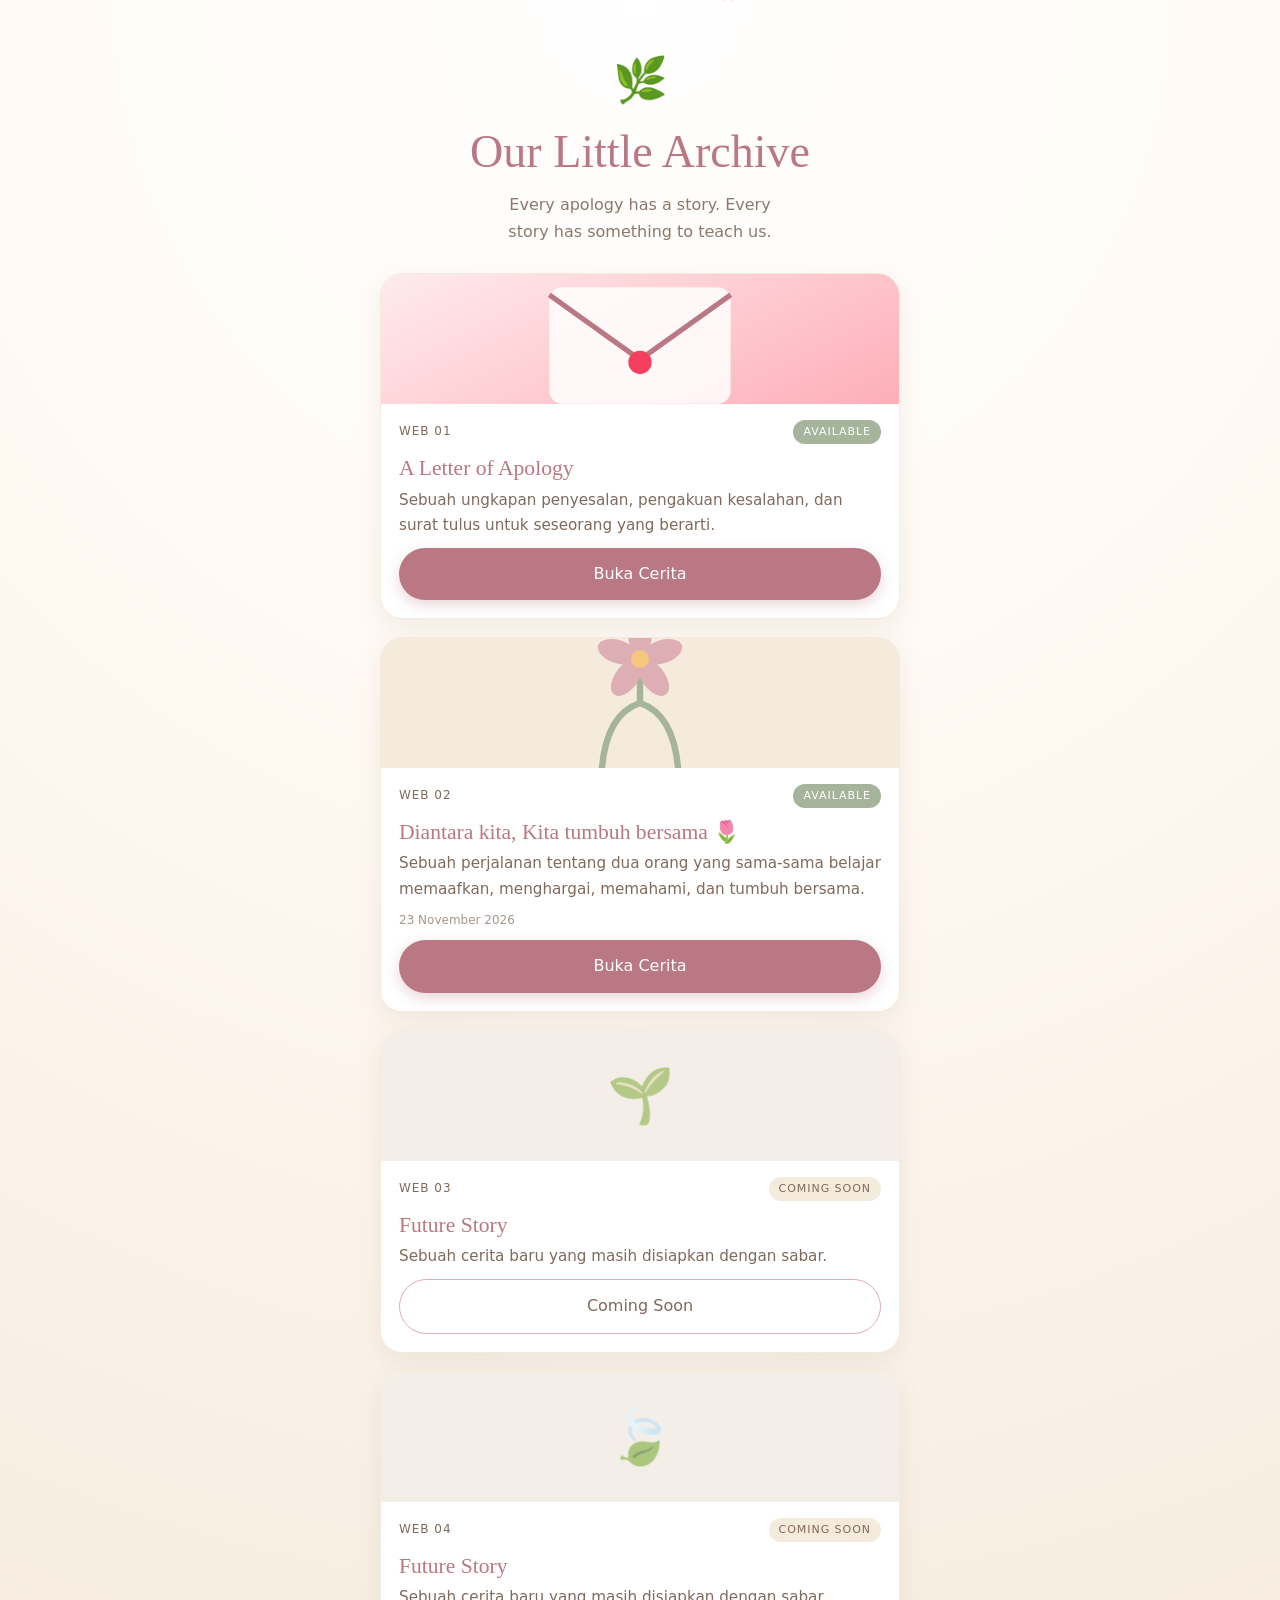
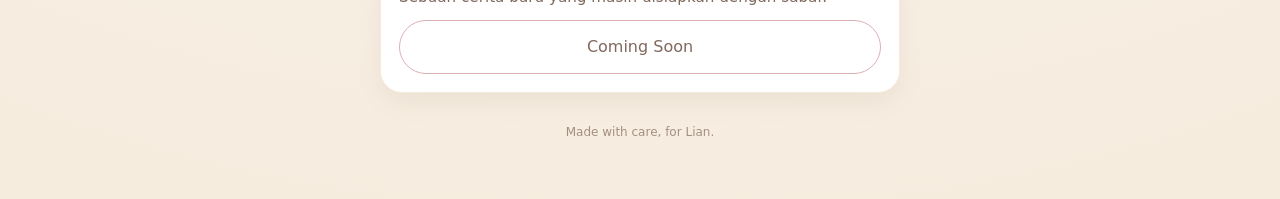
<file: index.html>
<!DOCTYPE html>
<html lang="id">
<head>
<meta charset="utf-8">
<meta name="viewport" content="width=device-width, initial-scale=1, viewport-fit=cover">
<title>Our Little Archive</title>
<link rel="icon" href="data:image/svg+xml,<svg xmlns=%22http://www.w3.org/2000/svg%22 viewBox=%220 0 100 100%22><text y=%22.9em%22 font-size=%2290%22>🌿</text></svg>">
<style>
:root{--iv:#FFF9F3;--cr:#F5EBDD;--pk:#DDAEB4;--rose:#B97883;--sage:#A6B49B;--br:#80695D}
*,*::before,*::after{box-sizing:border-box}
html,body{margin:0;overflow-x:hidden}
body{min-height:100svh;background:radial-gradient(circle at 50% 0,#fff,var(--iv) 40%,var(--cr));color:var(--br);font:clamp(15px,4vw,16px)/1.65 system-ui,-apple-system,"Segoe UI",sans-serif;padding:env(safe-area-inset-top) 0 env(safe-area-inset-bottom)}
main{max-width:560px;margin:0 auto;padding:44px 20px 56px;position:relative;z-index:2}
header{text-align:center;margin-bottom:28px}
h1{font:400 clamp(32px,10vw,46px)/1.15 Georgia,serif;color:var(--rose);margin:.2em 0 .3em}
header p{margin:0 auto;max-width:30ch;opacity:.9}
.grid{display:grid;gap:18px}
.card{background:#fff;border:1px solid var(--cr);border-radius:22px;overflow:hidden;box-shadow:0 8px 24px rgba(128,105,93,.1);opacity:0;animation:up .8s ease forwards;display:flex;flex-direction:column}
@keyframes up{from{opacity:0;transform:translateY(16px)}to{opacity:1;transform:none}}
.th{height:130px;background:var(--cr) center/cover;display:flex;align-items:center;justify-content:center;font-size:54px}
.cb{padding:16px 18px 18px}
.top{display:flex;justify-content:space-between;align-items:center;font-size:12px;letter-spacing:.08em;text-transform:uppercase}
.st{padding:3px 10px;border-radius:999px;font-size:11px;background:var(--sage);color:#fff}
.st.cs{background:var(--cr);color:var(--br)}
.card h2{font:400 1.35em/1.25 Georgia,serif;color:var(--rose);margin:.5em 0 .25em}
.card p{margin:0 0 .6em;font-size:.95em}
.dt{font-size:12px;opacity:.7}
.btn{display:block;width:100%;min-height:48px;margin-top:10px;padding:13px;border:0;border-radius:999px;background:var(--rose);color:#fff;font:inherit;text-align:center;text-decoration:none;cursor:pointer;box-shadow:0 5px 14px rgba(185,120,131,.3)}
.btn.soft{background:transparent;color:var(--br);border:1.5px solid var(--pk);box-shadow:none}
.card.cs .th{filter:grayscale(.4);opacity:.8}
dialog{border:0;border-radius:22px;padding:26px 22px;max-width:min(88vw,380px);text-align:center;background:var(--iv);color:var(--br);box-shadow:0 20px 50px rgba(128,105,93,.3)}
dialog::backdrop{background:rgba(128,105,93,.35);backdrop-filter:blur(3px)}
dialog h3{font:400 1.4em Georgia,serif;color:var(--rose);margin:.2em 0}
.pet{position:fixed;top:-30px;z-index:1;pointer-events:none;opacity:.7;animation:fall linear infinite}
@keyframes fall{to{transform:translate(var(--dx),110vh) rotate(480deg)}}
footer{text-align:center;margin-top:30px;font-size:12px;opacity:.7}
@media (prefers-reduced-motion:reduce){*{animation-duration:.01ms!important;animation-delay:0s!important}}
</style>
</head>
<body>
<main>
 <header>
  <div style="font-size:44px">🌿</div>
  <h1>Our Little Archive</h1>
  <p>Every apology has a story. Every story has something to teach us.</p>
 </header>
 <div class="grid" id="grid"></div>
 <footer>Made with care, for Lian.</footer>
</main>
<dialog id="dlg">
 <div style="font-size:44px">🌱</div>
 <h3>Coming Soon</h3>
 <p id="dtx">Cerita ini masih tumbuh pelan-pelan. Beberapa hal memang layak ditunggu.</p>
 <button class="btn" id="dcl">Mengerti</button>
</dialog>
<script>
(async function(){
  var g=document.getElementById('grid'),dlg=document.getElementById('dlg');
  function fmt(d){if(!d)return'';var x=new Date(d+'T00:00:00');return isNaN(x)?'':x.toLocaleDateString('id-ID',{day:'numeric',month:'long',year:'numeric'})}
  function esc(s){var e=document.createElement('div');e.textContent=s==null?'':s;return e.innerHTML}
  var list=[];
  try{list=await (await fetch('data/websites.json')).json()}catch(e){g.innerHTML='<p style="text-align:center">Data arsip belum bisa dimuat. Jalankan lewat server (bukan file://).</p>';return}
  list.sort(function(a,b){return a.id>b.id?1:-1}).forEach(function(w,i){
    var ok=w.status==='available',c=document.createElement('article');
    c.className='card'+(ok?'':' cs');c.style.animationDelay=(i*.15)+'s';
    var th=w.thumbnail?'style="background-image:url(\''+esc(w.thumbnail)+'\')"':'';
    c.innerHTML='<div class="th" '+th+'>'+(w.thumbnail?'':esc(w.emoji||'🌱'))+'</div><div class="cb"><div class="top"><span>Web '+esc(w.id)+'</span><span class="st'+(ok?'':' cs')+'">'+(ok?'Available':'Coming Soon')+'</span></div><h2>'+esc(w.title)+'</h2><p>'+esc(w.description)+'</p>'+(fmt(w.date)?'<div class="dt">'+fmt(w.date)+'</div>':'')+(ok?'<a class="btn" href="'+esc(w.url)+'">Buka Cerita</a>':'<button class="btn soft" type="button">Coming Soon</button>')+'</div>';
    if(!ok)c.querySelector('button').onclick=function(){dlg.showModal()};
    g.appendChild(c);
  });
  document.getElementById('dcl').onclick=function(){dlg.close()};
  dlg.addEventListener('click',function(e){if(e.target===dlg)dlg.close()});
  for(var i=0;i<12;i++){var p=document.createElement('span');p.className='pet';p.textContent=['🌸','🌷','🍃'][i%3];p.style.left=Math.random()*100+'vw';p.style.fontSize=(13+Math.random()*10)+'px';p.style.setProperty('--dx',(Math.random()*100-50)+'px');p.style.animationDuration=(9+Math.random()*8)+'s';p.style.animationDelay=(-Math.random()*12)+'s';document.body.appendChild(p)}
})();
</script>
</body>
</html>
</file>
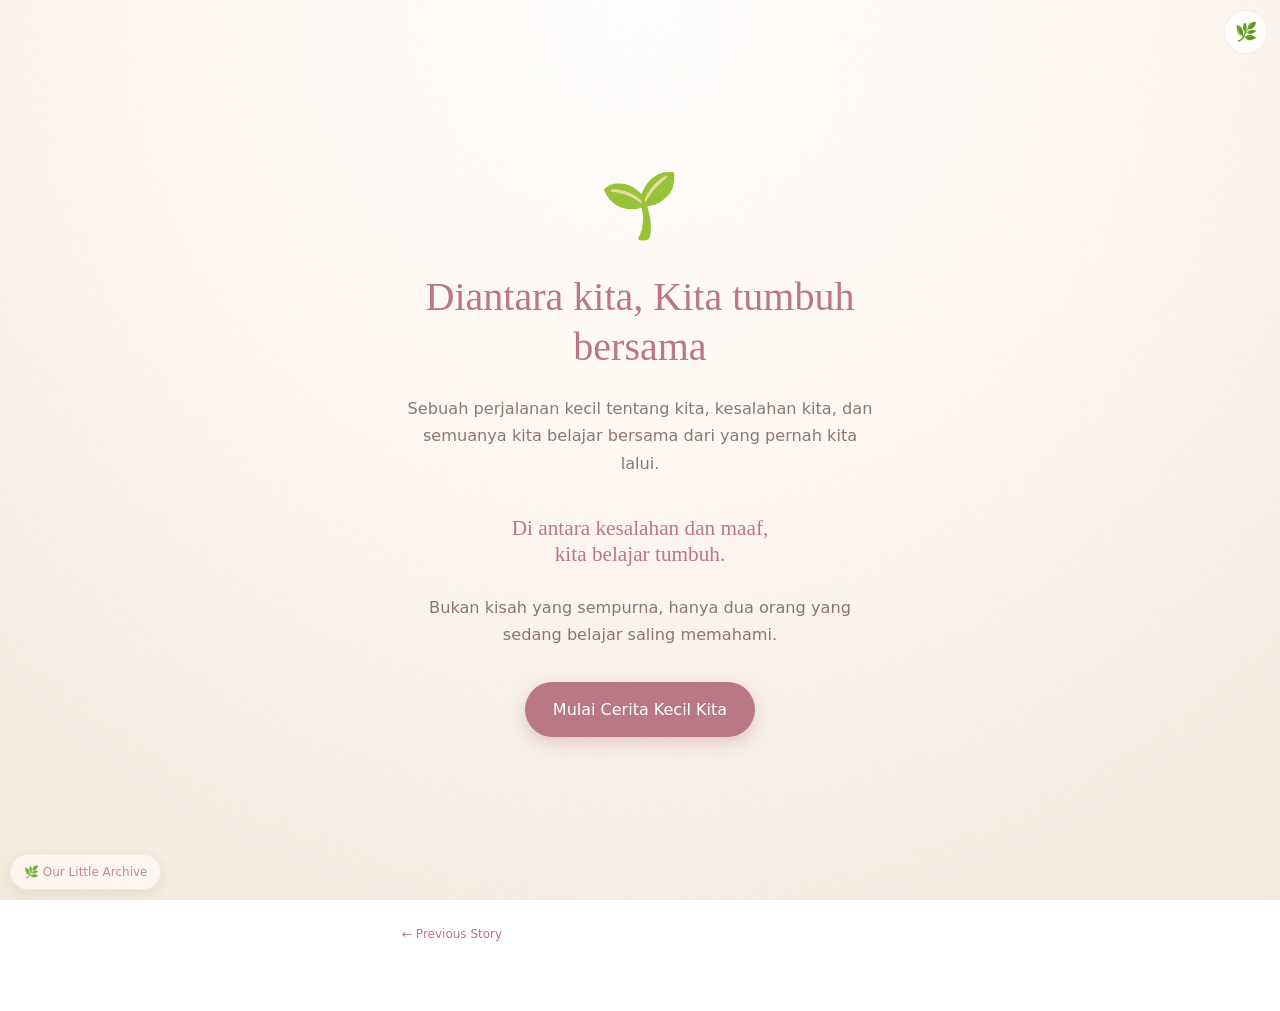
<file: maaf/02/index.html>
<!DOCTYPE html>
<html lang="id">
<head>
<meta charset="utf-8">
<meta name="viewport" content="width=device-width, initial-scale=1, viewport-fit=cover">
<title>Diantara kita, Kita tumbuh bersama</title>
<link rel="stylesheet" href="css/style.css">
</head>
<body>
<button id="mus" aria-label="Suara latar">🌿</button>
<audio id="bgm" src="assets/musik.mp3" loop preload="auto"></audio>
<main>

<section class="scr on" id="s0">
 <div style="font-size:64px">🌱</div>
 <h1>Diantara kita, Kita tumbuh bersama</h1>
 <p class="sub">Sebuah perjalanan kecil tentang kita, kesalahan kita, dan semuanya kita belajar bersama dari yang pernah kita lalui.</p>
 <p class="serif" style="font-size:1.25em;margin-top:26px">Di antara kesalahan dan maaf,<br>kita belajar tumbuh.</p>
 <p class="sub">Bukan kisah yang sempurna, hanya dua orang yang sedang belajar saling memahami.</p>
 <button class="btn" data-go="1">Mulai Cerita Kecil Kita</button>
</section>

<section class="scr" id="s1">
 <h2>Dua Orang, Banyak Perasaan</h2>
 <div id="nar" class="serif" style="color:var(--br);font-size:1.05em"></div>
 <button class="btn hide" data-go="2" id="b1">Lanjut</button>
</section>

<section class="scr" id="s2" style="justify-content:flex-start">
 <div class="top"><b class="serif" style="color:var(--rose)">Percakapan Kecil Kita</b><div class="sub" style="font-size:12px">Aku &amp; Lian</div></div>
 <div id="chat"></div>
 <button class="btn hide" data-go="3" id="b2">Lanjut</button>
</section>

<section class="scr" id="s3">
 <h2>Memaafkan Bukan Berarti Melupakan.</h2>
 <p>Memaafkan bukan berarti menganggap semua kesalahan tidak pernah terjadi.</p>
 <p>Memaafkan adalah ketika kita mau memahami bahwa setiap orang bisa melakukan kesalahan.</p>
 <p>Namun, kata maaf juga perlu disertai kesadaran.</p>
 <p>Kita tidak harus terus-menerus menghukum diri sendiri atas kesalahan yang pernah dilakukan.</p>
 <p>Kita juga tidak harus selalu mengalah demi menjaga sesuatu tetap baik-baik saja.</p>
 <p>Yang terpenting adalah bagaimana kita sama-sama mau memperbaiki diri.</p>
 <div class="cards">
  <button class="card"><b>Aku Minta Maaf</b>Tentang keberanian mengakui kesalahan.<div class="more">Mengakui kesalahan itu tidak mudah. Tapi dari situ, kita belajar bahwa menjadi kuat bukan berarti selalu benar.</div></button>
  <button class="card"><b>Aku Memaafkanmu</b>Tentang memberi ruang untuk memperbaiki diri.<div class="more">Memaafkan adalah memberi kesempatan, bukan melupakan. Kita percaya bahwa setiap orang bisa belajar menjadi lebih baik.</div></button>
 </div>
 <button class="btn" data-go="4">Lanjut</button>
</section>

<section class="scr" id="s4">
 <h2>Bukan Hanya Kamu. Bukan Hanya Aku. Kita Berdua.</h2>
 <div class="steps">
  <div class="step" style="animation-delay:.2s"><em>01</em><i>🌿</i><b class="serif">Memaafkan</b><q>Memaafkan tanpa menghitung skor.</q>Kita belajar memaafkan tanpa menghitung siapa yang lebih banyak meminta maaf.</div>
  <div class="step" style="animation-delay:.9s"><em>02</em><i>🌸</i><b class="serif">Menghargai</b><q>Menghargai bahkan hal-hal kecil.</q>Kita belajar menghargai waktu, perkataan, perhatian, dan usaha satu sama lain.</div>
  <div class="step" style="animation-delay:1.6s"><em>03</em><i>🍃</i><b class="serif">Memahami</b><q>Mendengarkan, bukan sekadar menjawab.</q>Kita belajar memahami perasaan orang lain, bukan hanya ingin dimengerti.</div>
  <div class="step" style="animation-delay:2.3s"><em>04</em><i>🌼</i><b class="serif">Sabar</b><q>Memberi ruang untuk menjadi lebih baik.</q>Kita memberikan ruang untuk bertumbuh tanpa menuntut kesempurnaan.</div>
 </div>
 <button class="btn" data-go="5">Lihat Bunganya Tumbuh</button>
</section>

<section class="scr" id="s5">
 <h2>Sesuatu Tumbuh di Antara Kita</h2>
 <svg id="fl" viewBox="0 0 200 230" aria-label="Dua benih tumbuh menjadi satu bunga">
  <path d="M10 170 Q100 160 190 170 L190 230 L10 230Z" fill="#F5EBDD"/>
  <path class="draw root" pathLength="200" d="M70 178 Q60 200 48 214 M70 178 Q76 200 82 218 M130 178 Q140 200 152 214 M130 178 Q124 200 118 218" stroke-width="2"/>
  <path class="draw stem" pathLength="200" d="M70 172 Q70 110 100 98"/>
  <path class="draw stem stem2" pathLength="200" d="M130 172 Q130 110 100 98"/>
  <path class="draw stem" pathLength="200" d="M100 98 L100 70"/>
  <ellipse class="lf" cx="62" cy="130" rx="14" ry="7" transform="rotate(-35 62 130)"/>
  <ellipse class="lf" cx="138" cy="130" rx="14" ry="7" transform="rotate(35 138 130)"/>
  <ellipse class="sd" cx="70" cy="174" rx="6" ry="4"/><ellipse class="sd" cx="130" cy="174" rx="6" ry="4" style="fill:#B97883"/>
  <g class="bl"><g transform="translate(100 62)">
   <ellipse class="pt" cx="0" cy="-20" rx="9" ry="16"/>
   <ellipse class="pt" cx="0" cy="-20" rx="9" ry="16" transform="rotate(60)"/><ellipse class="pt" cx="0" cy="-20" rx="9" ry="16" transform="rotate(120)"/>
   <ellipse class="pt" cx="0" cy="-20" rx="9" ry="16" transform="rotate(180)"/><ellipse class="pt" cx="0" cy="-20" rx="9" ry="16" transform="rotate(240)"/>
   <ellipse class="pt" cx="0" cy="-20" rx="9" ry="16" transform="rotate(300)"/>
   <circle r="8" fill="#F5C77E"/></g></g>
 </svg>
 <p class="cap" id="cap">Setiap hal indah selalu bermula dari suatu tempat.</p>
 <button class="btn hide" data-go="6" id="b5">Lanjut</button>
</section>

<section class="scr" id="s6">
 <h2>Taman Kecil Kita</h2>
 <p class="sub">Ketuk setiap bunga.</p>
 <div class="gd">
  <button class="fw" data-m="Memaafkan — memaafkan tanpa menghitung, dan memberi ruang untuk memulai lagi."><span>🌷</span>Memaafkan</button>
  <button class="fw" data-m="Menghormati — menjaga perkataan, menghargai waktu dan usaha kecil satu sama lain."><span>🌸</span>Menghormati</button>
  <button class="fw" data-m="Memahami — mendengar bukan hanya untuk menjawab, tapi untuk mengerti."><span>🌼</span>Memahami</button>
  <button class="fw" data-m="Sabar — memberi ruang untuk bertumbuh tanpa menuntut kesempurnaan."><span>🌺</span>Sabar</button>
 </div>
 <p id="gm">Setiap bunga punya maknanya sendiri.</p>
 <button class="btn" data-go="7">Lanjut</button>
</section>

<section class="scr" id="s7">
 <button class="env" id="env" aria-label="Buka surat">💌</button>
 <p class="sub" id="envt">Ketuk untuk membuka surat</p>
 <div class="paper" id="ltr">
  <h2>To Lian,</h2>
  <p>Aku nggak tahu apakah selama ini kita sudah benar-benar memahami satu sama lain.</p>
  <p>Tapi aku tahu, kita sama-sama pernah melakukan kesalahan.</p>
  <p>Ada saatnya aku kecewa, ada saatnya kamu kecewa. Ada saatnya aku merasa kurang dimengerti, dan mungkin kamu juga pernah merasakan hal yang sama.</p>
  <p>Maaf untuk semua hal yang pernah aku lakukan, baik yang aku sadari maupun yang tanpa sengaja membuatmu kecewa.</p>
  <p>Terima kasih juga karena masih mau memaafkan, mengingatkan, dan memberikan kesempatan untuk belajar.</p>
  <p>Aku nggak ingin kamu merasa bahwa hanya kamu yang harus berubah. Aku juga punya banyak hal yang harus diperbaiki.</p>
  <p>Aku ingin kita sama-sama belajar menghargai waktu, menjaga perkataan, memahami perasaan, dan tidak menganggap usaha kecil satu sama lain sebagai sesuatu yang biasa saja.</p>
  <p>Aku nggak ingin kita sibuk menghitung siapa yang lebih banyak salah dan siapa yang lebih sering meminta maaf.</p>
  <p>Karena kita berdua manusia biasa yang masih belajar.</p>
  <p>Semoga setiap kesalahan bisa menjadi pelajaran, setiap maaf bisa menjadi awal yang lebih baik, dan setiap usaha kecil bisa membuat kita semakin memahami satu sama lain.</p>
  <p>Aku tidak meminta kita menjadi sempurna.</p>
  <p>Aku hanya berharap kita tidak berhenti belajar menjadi lebih baik.</p>
  <p><b>Ayo tumbuh bersama, pelan-pelan.</b></p>
  <p class="serif" style="color:var(--rose);text-align:right">Dengan penuh perhatian, dariku untukmu.</p>
 </div>
 <button class="btn hide" data-go="8" id="b7">Lanjut</button>
</section>

<section class="scr fin" id="s8">
 <div style="font-size:88px" id="bigf">🌷</div>
 <h1>Tidak sempurna.<br>Tidak selalu benar.<br>Tapi selalu belajar.</h1>
 <p class="serif" style="font-size:1.15em">Beberapa hal layak tumbuh perlahan.</p>
 <button class="btn" id="grow">Biarkan Tumbuh 🌷</button>
 <p class="serif hide" id="thx" style="font-size:1.3em;color:var(--rose);margin-top:26px">Terima kasih sudah menjadi bagian dari perjalanan kecil ini, Lian.</p>
</section>

</main>
<script src="js/script.js"></script>
<script src="../../assets/shared/nav.js"></script>
</body>
</html>
</file>
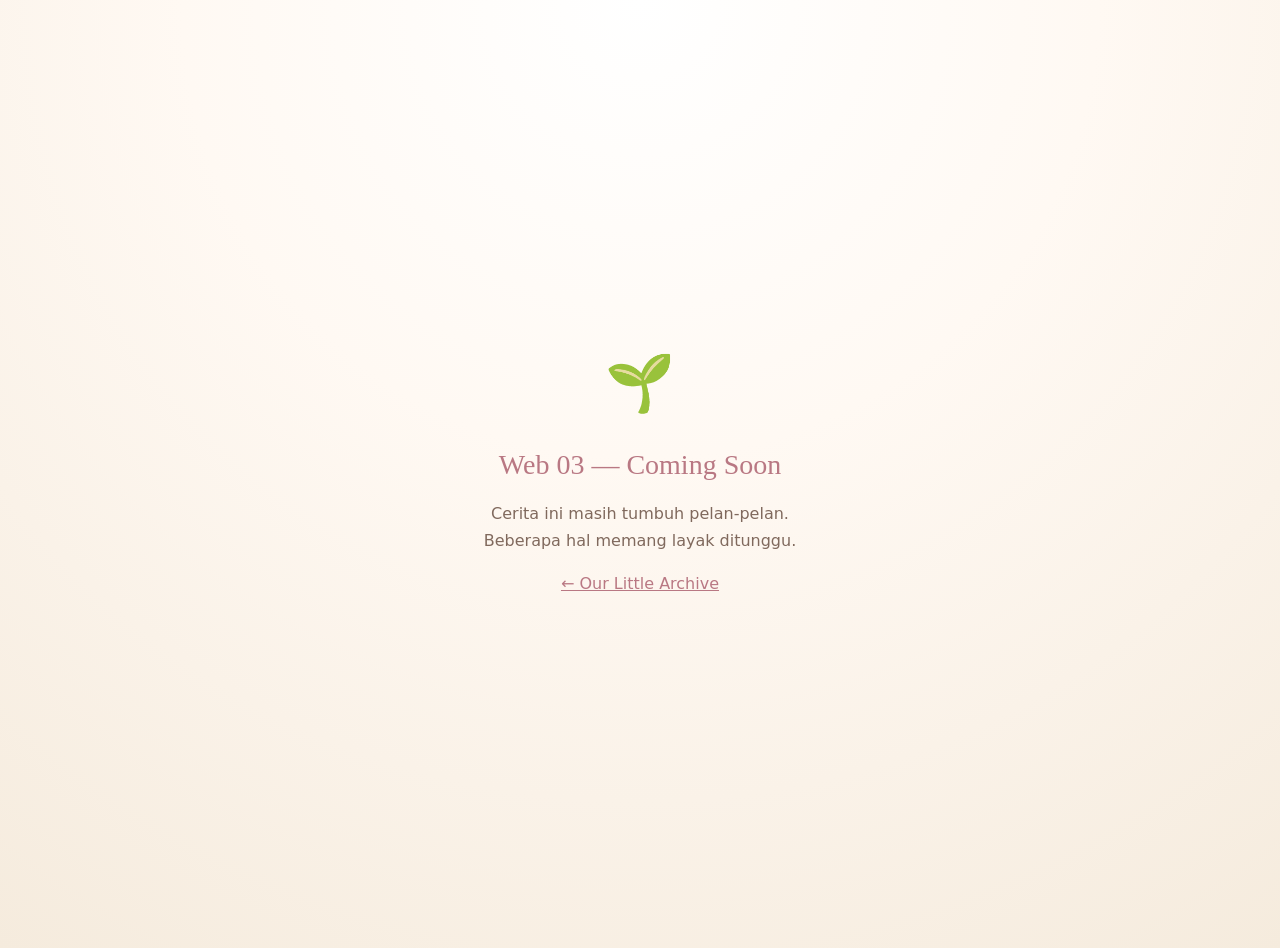
<file: maaf/03/index.html>
<!DOCTYPE html>
<html lang="id"><head><meta charset="utf-8"><meta name="viewport" content="width=device-width,initial-scale=1,viewport-fit=cover"><title>Web 03 — Coming Soon</title>
<style>html,body{margin:0;min-height:100svh}body{display:flex;align-items:center;justify-content:center;text-align:center;padding:24px;background:radial-gradient(circle at 50% 0,#fff,#FFF9F3 40%,#F5EBDD);color:#80695D;font:16px/1.7 system-ui,sans-serif}h1{font:400 28px Georgia,serif;color:#B97883}</style></head>
<body><div><div style="font-size:56px">🌱</div><h1>Web 03 — Coming Soon</h1><p>Cerita ini masih tumbuh pelan-pelan.<br>Beberapa hal memang layak ditunggu.</p><p><a href="/" style="color:#B97883">← Our Little Archive</a></p></div></body></html>
</file>
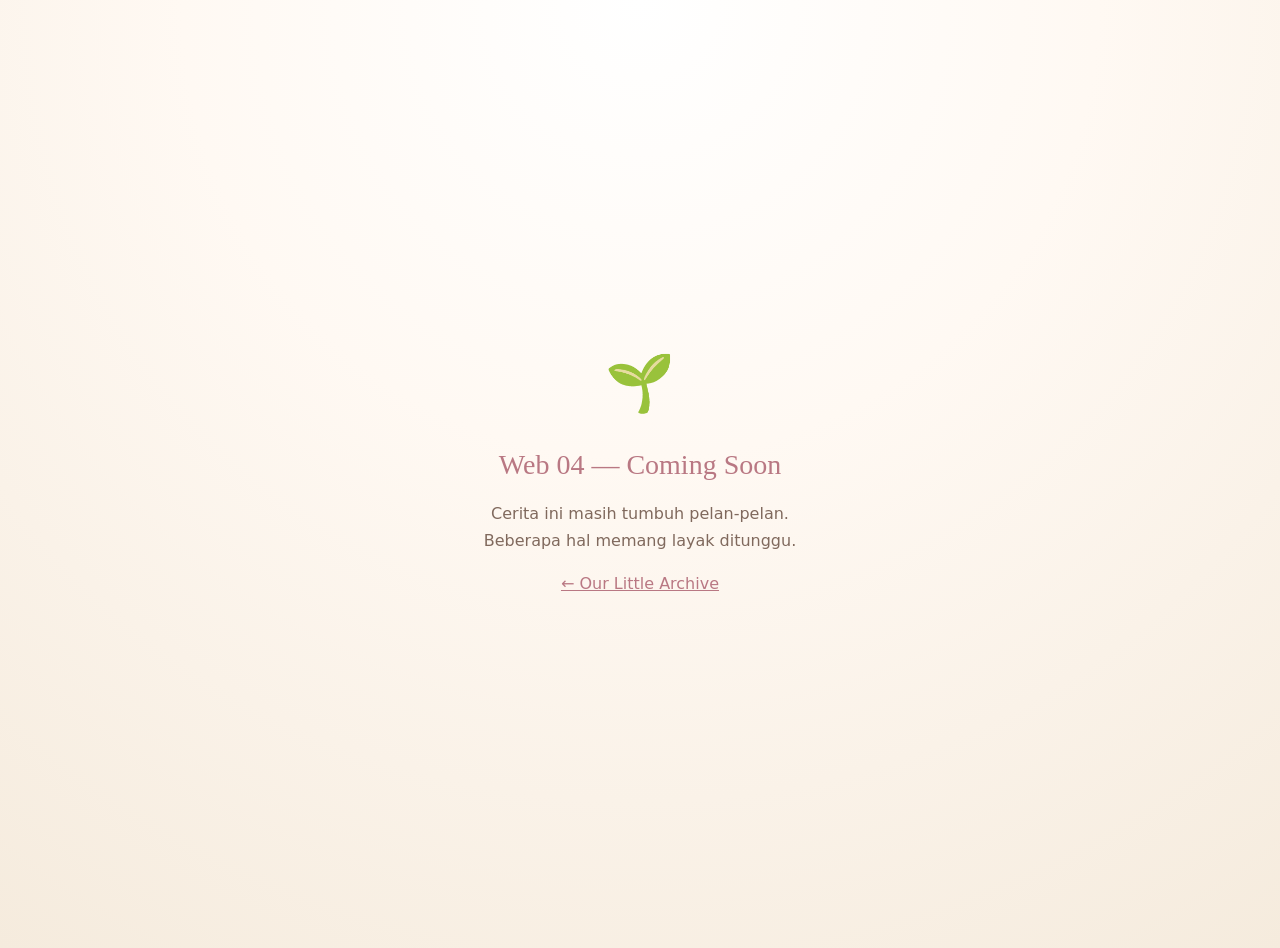
<file: maaf/04/index.html>
<!DOCTYPE html>
<html lang="id"><head><meta charset="utf-8"><meta name="viewport" content="width=device-width,initial-scale=1,viewport-fit=cover"><title>Web 04 — Coming Soon</title>
<style>html,body{margin:0;min-height:100svh}body{display:flex;align-items:center;justify-content:center;text-align:center;padding:24px;background:radial-gradient(circle at 50% 0,#fff,#FFF9F3 40%,#F5EBDD);color:#80695D;font:16px/1.7 system-ui,sans-serif}h1{font:400 28px Georgia,serif;color:#B97883}</style></head>
<body><div><div style="font-size:56px">🌱</div><h1>Web 04 — Coming Soon</h1><p>Cerita ini masih tumbuh pelan-pelan.<br>Beberapa hal memang layak ditunggu.</p><p><a href="/" style="color:#B97883">← Our Little Archive</a></p></div></body></html>
</file>
<file: maaf/02/css/style.css>
:root{--iv:#FFF9F3;--cr:#F5EBDD;--pk:#DDAEB4;--rose:#B97883;--sage:#A6B49B;--br:#80695D;--w:#fff;--bg:#FFF9F3;--tx:#80695D;--card:#fff;box-sizing:border-box;padding-top:env(safe-area-inset-top,0px);padding-bottom:env(safe-area-inset-bottom,0px)}
@media (prefers-color-scheme:dark){:root:not([data-theme="light"]){--bg:#FFF9F3;--tx:#80695D}}
*,*::before,*::after{box-sizing:inherit}
html{scroll-padding-top:env(safe-area-inset-top,0px)}
html,body{margin:0;min-height:100%;overflow-x:hidden}
body{background:radial-gradient(circle at 50% 0,#fff 0,var(--iv) 40%,var(--cr) 100%) fixed;color:var(--br);font:clamp(15px,4vw,17px)/1.7 system-ui,-apple-system,"Segoe UI",sans-serif;-webkit-text-size-adjust:100%}
body::after{content:"";position:fixed;inset:0;pointer-events:none;opacity:.05;background-image:url("data:image/svg+xml;utf8,<svg xmlns='http://www.w3.org/2000/svg' width='80' height='80'><filter id='n'><feTurbulence baseFrequency='.9' numOctaves='2'/></filter><rect width='80' height='80' filter='url(%23n)'/></svg>")}
h1,h2,.serif{font-family:Georgia,"Times New Roman",serif;font-weight:400;color:var(--rose);line-height:1.25}
h1{font-size:clamp(28px,8.5vw,40px);margin:.3em 0}
h2{font-size:clamp(23px,6.6vw,30px);margin:.2em 0 .6em}
main{max-width:520px;margin:0 auto;position:relative;z-index:1}
.scr{display:none;min-height:100svh;padding:28px 22px 40px;flex-direction:column;justify-content:center;text-align:center}
.scr.on{display:flex;animation:fi .9s ease both}
@keyframes fi{from{opacity:0;transform:translateY(14px)}to{opacity:1;transform:none}}
.btn{appearance:none;border:0;background:var(--rose);color:#fff;font:inherit;font-size:16px;padding:14px 28px;min-height:48px;border-radius:999px;box-shadow:0 6px 18px rgba(185,120,131,.35);cursor:pointer;margin:22px auto 0;align-self:center;max-width:100%;transition:transform .2s}
.btn:active{transform:scale(.96)}
.btn.ghost{background:transparent;color:var(--rose);box-shadow:none;border:1.5px solid var(--pk)}
.hide{display:none!important}
.sub{font-size:.95em;opacity:.9}
.ln{opacity:0;animation:fi 1s ease forwards}
p{margin:.7em 0}
/* chat */
.top{position:sticky;top:0;background:rgba(255,249,243,.92);backdrop-filter:blur(8px);padding:12px 0;border-bottom:1px solid var(--cr);margin:-8px -6px 8px;z-index:3}
#chat{display:flex;flex-direction:column;gap:10px;text-align:left;padding:6px 0;min-height:50vh}
.b{max-width:82%;padding:10px 14px;border-radius:20px;overflow-wrap:anywhere;font-size:15px;line-height:1.55;animation:pop .4s ease both;box-shadow:0 2px 8px rgba(128,105,93,.1)}
.b small{display:block;font-size:10.5px;opacity:.55;margin-top:3px}
.me{align-self:flex-end;background:var(--rose);color:#fff;border-bottom-right-radius:6px}
.li{align-self:flex-start;background:#fff;border-bottom-left-radius:6px;border:1px solid var(--cr)}
.ty{display:flex;gap:4px;padding:13px 16px}
.ty i{width:7px;height:7px;border-radius:50%;background:var(--pk);animation:bk 1s infinite}
.ty i:nth-child(2){animation-delay:.15s}.ty i:nth-child(3){animation-delay:.3s}
@keyframes bk{50%{transform:translateY(-5px);opacity:.5}}
@keyframes pop{from{opacity:0;transform:scale(.92) translateY(8px)}to{opacity:1;transform:none}}
/* cards */
.cards{display:grid;gap:14px;margin-top:10px}
.card{background:#fff;border:1px solid var(--cr);border-radius:20px;padding:18px;box-shadow:0 6px 20px rgba(128,105,93,.08);text-align:left;cursor:pointer;font:inherit;color:inherit;width:100%}
.card b{font-family:Georgia,serif;color:var(--rose);font-size:1.2em;font-weight:400;display:block}
.card .more{max-height:0;overflow:hidden;opacity:0;transition:all .6s ease}
.card.open .more{max-height:200px;opacity:1;margin-top:10px}
.steps{display:grid;gap:12px;text-align:left}
.step{background:#fff;border-radius:18px;padding:16px 16px 14px 62px;position:relative;border:1px solid var(--cr);opacity:0;animation:fi .8s ease forwards}
.step em{position:absolute;left:14px;top:12px;font:normal 26px Georgia,serif;color:var(--pk)}
.step i{position:absolute;right:12px;top:10px;font-style:normal;font-size:20px;animation:sw 4s ease-in-out infinite}
.step q{display:block;color:var(--rose);font-family:Georgia,serif;font-size:1.05em;quotes:none}
@keyframes sw{50%{transform:rotate(14deg) translateY(-3px)}}
/* flower svg */
#fl{width:min(86vw,340px);height:auto;margin:0 auto;display:block;overflow:visible;transition:transform 4s ease}
#fl.zoom{transform:scale(1.5) translateY(14%)}
#fl .draw{fill:none;stroke-linecap:round;stroke-dasharray:200;stroke-dashoffset:200;transition:stroke-dashoffset 2.4s ease}
#fl .root{stroke:var(--br)}#fl .stem{stroke:var(--sage);stroke-width:3.5}
#fl.s2 .root,#fl.s3 .stem,#fl.s3 .stem2{stroke-dashoffset:0}
#fl .lf{fill:var(--sage);transform-box:fill-box;transform-origin:50% 100%;transform:scale(0);transition:transform 1.8s ease 1s}
#fl.s3 .lf{transform:scale(1)}
#fl .bl{transform-box:fill-box;transform-origin:50% 50%;transform:scale(0) rotate(-40deg);transition:transform 3s cubic-bezier(.2,1.2,.4,1)}
#fl.s4 .bl{transform:scale(1) rotate(0);animation:sway 5s ease-in-out 3s infinite}
@keyframes sway{50%{transform:rotate(5deg) scale(1.03)}}
#fl .pt{fill:var(--pk);opacity:.92}
#fl .sd{fill:var(--br)}
.cap{min-height:3.6em;font-family:Georgia,serif;font-size:1.15em;color:var(--rose);transition:opacity .6s}
/* garden */
.gd{display:grid;grid-template-columns:1fr 1fr;gap:12px}
.fw{background:#fff;border:1px solid var(--cr);border-radius:22px;padding:16px 8px;font:inherit;color:var(--br);min-height:96px;cursor:pointer;transition:transform .3s,background .3s}
.fw span{display:block;font-size:40px;transition:transform .5s}
.fw.on{background:var(--pk);color:#fff}.fw.on span{transform:scale(1.3) rotate(12deg)}
#gm{min-height:5.5em;margin-top:16px;font-family:Georgia,serif;color:var(--rose)}
/* letter */
.paper{background:#fffdf8;border:1px solid var(--cr);border-radius:6px 20px 20px 6px;padding:24px 20px;text-align:left;box-shadow:0 10px 30px rgba(128,105,93,.14);background-image:repeating-linear-gradient(transparent 0 33px,rgba(221,174,180,.18) 33px 34px)}
.env{font-size:72px;cursor:pointer;background:none;border:0;animation:sw 3s infinite}
#ltr{display:none}
#ltr p{opacity:0;animation:fi .9s ease forwards}
.fin{background:radial-gradient(circle at 50% 30%,#fff3dc,transparent 70%)}
.pet{position:fixed;top:-30px;z-index:5;pointer-events:none;animation:fall linear forwards}
@keyframes fall{to{transform:translate(var(--dx),110vh) rotate(540deg)}}
audio{display:none}
#mus{position:fixed;right:12px;top:calc(10px + env(safe-area-inset-top,0px));z-index:9;background:rgba(255,255,255,.85);border:1px solid var(--cr);border-radius:999px;width:44px;height:44px;font-size:18px;cursor:pointer;color:var(--rose)}
@media (prefers-reduced-motion:reduce){*,*::before,*::after{animation-duration:.01ms!important;animation-delay:0s!important;transition-duration:.01ms!important}}
</file>
